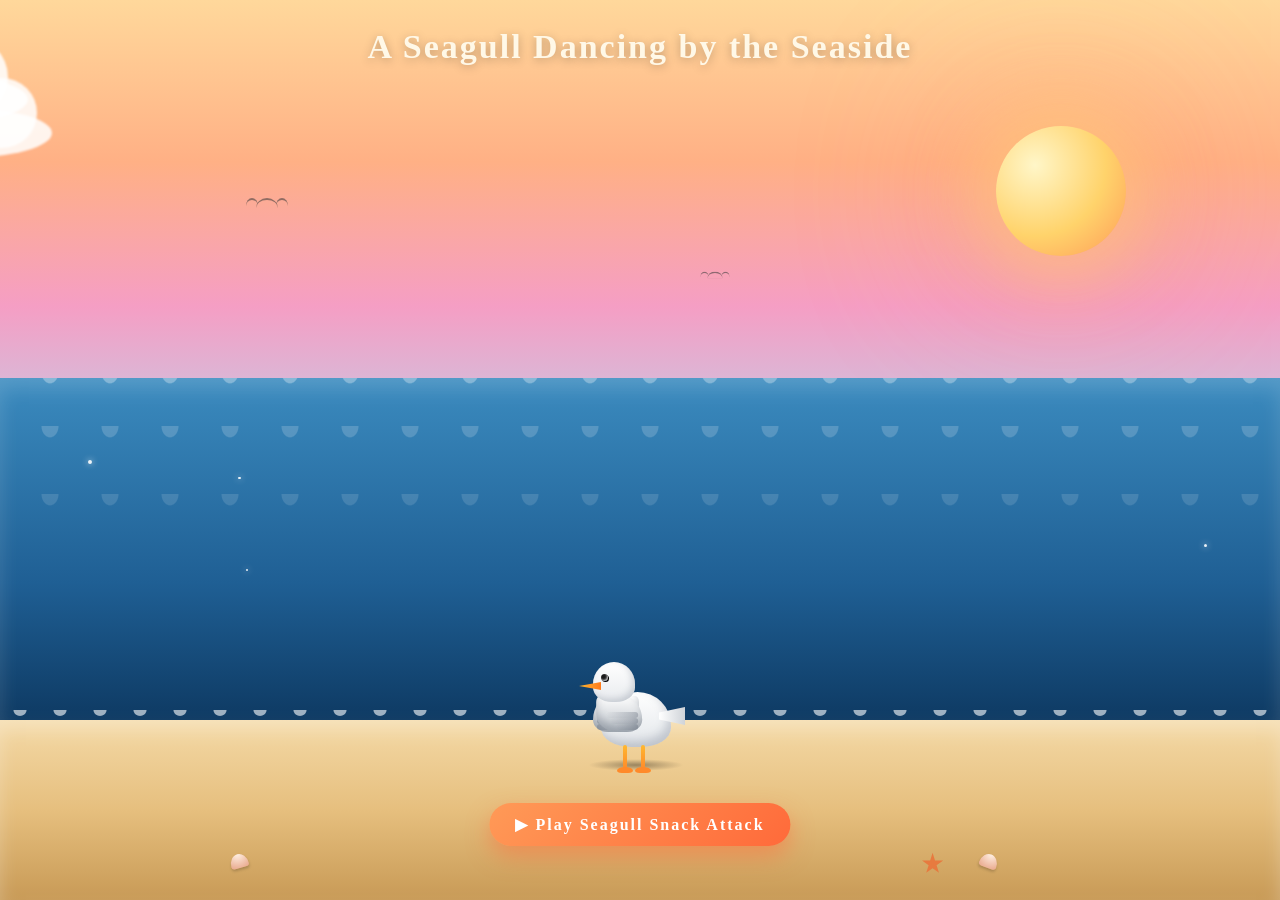
<file: index.html>
<!DOCTYPE html>
<html lang="en">
<head>
<meta charset="UTF-8">
<title>Seagull Dancing by the Seaside</title>
<link rel="stylesheet" href="styles.css">
</head>
<body>
  <div class="scene">
    <div class="sun"></div>

    <div class="cloud cloud-1"></div>
    <div class="cloud cloud-2"></div>
    <div class="cloud cloud-3"></div>

    <div class="bird far bird-1"></div>
    <div class="bird far bird-2"></div>

    <div class="sea">
      <div class="wave wave-1"></div>
      <div class="wave wave-2"></div>
      <div class="wave wave-3"></div>
    </div>

    <div class="sand">
      <div class="shell shell-1"></div>
      <div class="shell shell-2"></div>
      <div class="starfish"></div>
    </div>

    <div class="seagull">
      <div class="shadow"></div>
      <div class="body">
        <div class="tail"></div>
        <div class="wing wing-left">
          <div class="feather f1"></div>
          <div class="feather f2"></div>
          <div class="feather f3"></div>
        </div>
        <div class="wing wing-right">
          <div class="feather f1"></div>
          <div class="feather f2"></div>
          <div class="feather f3"></div>
        </div>
        <div class="head">
          <div class="eye"></div>
          <div class="beak"></div>
        </div>
        <div class="leg leg-left">
          <div class="foot"></div>
        </div>
        <div class="leg leg-right">
          <div class="foot"></div>
        </div>
      </div>
    </div>

    <h1 class="title">A Seagull Dancing by the Seaside</h1>

    <a class="play-link" href="game.html">▶ Play Seagull Snack Attack</a>
  </div>

  <script src="script.js"></script>
</body>
</html>
</file>
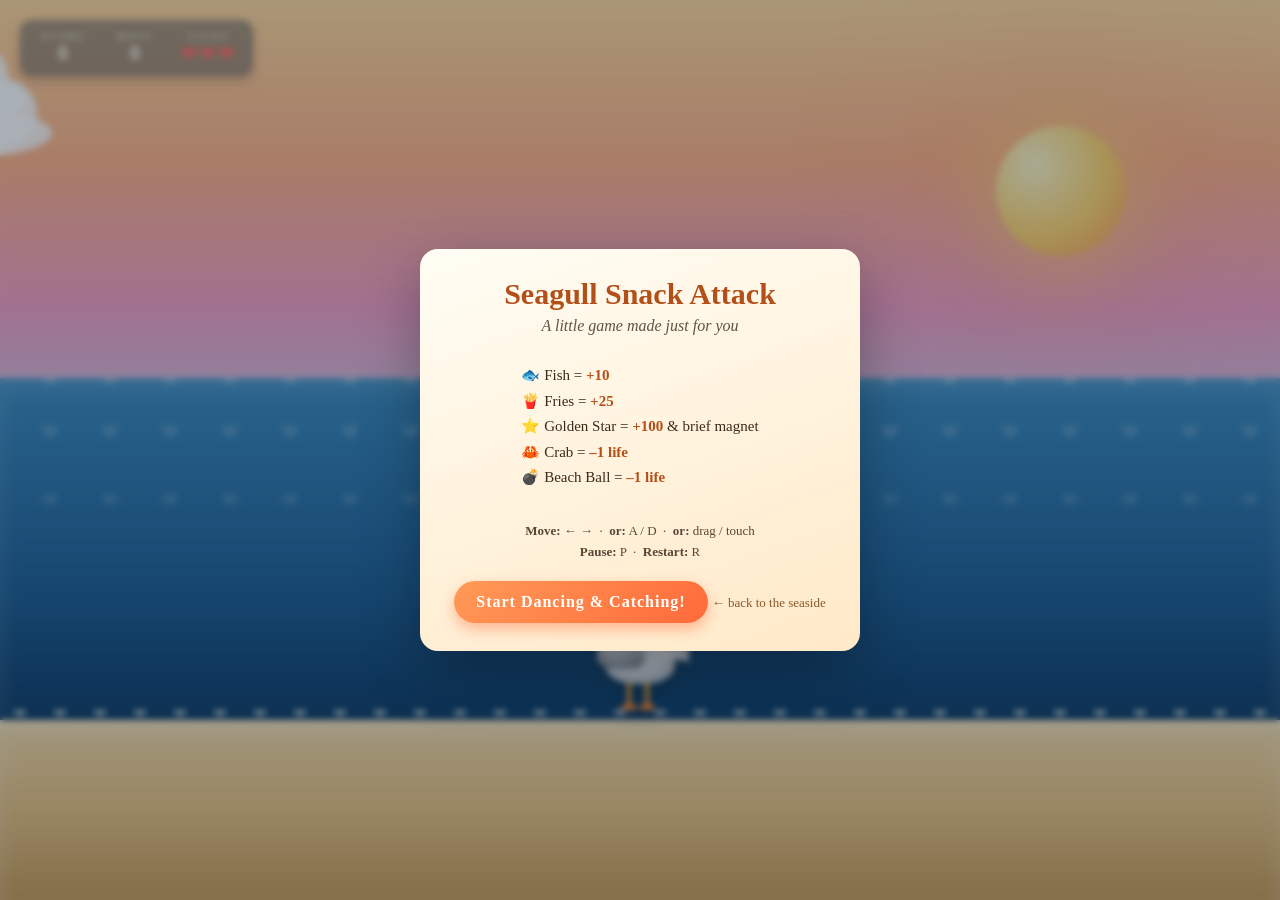
<file: game.html>
<!DOCTYPE html>
<html lang="en">
<head>
<meta charset="UTF-8">
<title>Seagull Snack Attack</title>
<link rel="stylesheet" href="styles.css">
<link rel="stylesheet" href="game.css">
</head>
<body>
  <div class="scene game-scene">
    <div class="sun"></div>
    <div class="cloud cloud-1"></div>
    <div class="cloud cloud-2"></div>
    <div class="cloud cloud-3"></div>

    <div class="sea">
      <div class="wave wave-1"></div>
      <div class="wave wave-2"></div>
      <div class="wave wave-3"></div>
    </div>
    <div class="sand"></div>

    <!-- HUD -->
    <div class="hud">
      <div class="hud-row">
        <span class="hud-label">Score</span>
        <span id="score">0</span>
      </div>
      <div class="hud-row">
        <span class="hud-label">Best</span>
        <span id="best">0</span>
      </div>
      <div class="hud-row">
        <span class="hud-label">Lives</span>
        <span id="lives">❤❤❤</span>
      </div>
    </div>

    <!-- Player seagull -->
    <div id="player" class="seagull player">
      <div class="body">
        <div class="tail"></div>
        <div class="wing wing-left"><div class="feather f1"></div><div class="feather f2"></div><div class="feather f3"></div></div>
        <div class="wing wing-right"><div class="feather f1"></div><div class="feather f2"></div><div class="feather f3"></div></div>
        <div class="head">
          <div class="eye"></div>
          <div class="beak"></div>
        </div>
        <div class="leg leg-left"><div class="foot"></div></div>
        <div class="leg leg-right"><div class="foot"></div></div>
      </div>
    </div>

    <!-- Falling items & effects land here -->
    <div id="playfield"></div>

    <!-- Overlays -->
    <div id="start-overlay" class="overlay">
      <div class="panel">
        <h1>Seagull Snack Attack</h1>
        <p class="subtitle">A little game made just for you</p>
        <ul class="rules">
          <li>🐟 Fish = <b>+10</b></li>
          <li>🍟 Fries = <b>+25</b></li>
          <li>⭐ Golden Star = <b>+100</b> & brief magnet</li>
          <li>🦀 Crab = <b>–1 life</b></li>
          <li>💣 Beach Ball = <b>–1 life</b></li>
        </ul>
        <p class="controls">
          <b>Move:</b> ← → &nbsp;·&nbsp; <b>or:</b> A / D &nbsp;·&nbsp; <b>or:</b> drag / touch<br>
          <b>Pause:</b> P &nbsp;·&nbsp; <b>Restart:</b> R
        </p>
        <button id="start-btn" class="btn">Start Dancing &amp; Catching!</button>
        <a class="back-link" href="index.html">← back to the seaside</a>
      </div>
    </div>

    <div id="pause-overlay" class="overlay hidden">
      <div class="panel small">
        <h2>Paused</h2>
        <button id="resume-btn" class="btn">Resume</button>
      </div>
    </div>

    <div id="over-overlay" class="overlay hidden">
      <div class="panel">
        <h2>Out of Lives!</h2>
        <p class="final">Final score: <span id="final-score">0</span></p>
        <p id="final-msg" class="subtitle"></p>
        <button id="again-btn" class="btn">Play Again</button>
        <a class="back-link" href="index.html">← back to the seaside</a>
      </div>
    </div>
  </div>

  <script src="game.js"></script>
</body>
</html>
</file>
<file: styles.css>
* { box-sizing: border-box; margin: 0; padding: 0; }

html, body {
  height: 100%;
  overflow: hidden;
  font-family: "Georgia", serif;
}

.scene {
  position: relative;
  width: 100vw;
  height: 100vh;
  background: linear-gradient(to bottom,
    #ffd89b 0%,
    #ffb085 18%,
    #f59ec4 34%,
    #b6d9f0 55%,
    #7fc6e8 70%);
  overflow: hidden;
}

.title {
  position: absolute;
  top: 28px;
  left: 0;
  right: 0;
  text-align: center;
  color: #fff8e7;
  font-size: clamp(18px, 3vw, 34px);
  letter-spacing: 2px;
  text-shadow: 0 2px 10px rgba(0,0,0,0.25);
  pointer-events: none;
  z-index: 10;
}

/* ---------- SUN ---------- */
.sun {
  position: absolute;
  top: 14%;
  right: 12%;
  width: 130px;
  height: 130px;
  border-radius: 50%;
  background: radial-gradient(circle at 30% 30%, #fff6c8, #ffd36b 55%, #ff9a57);
  box-shadow: 0 0 60px 25px rgba(255, 200, 120, 0.55),
              0 0 160px 50px rgba(255, 150, 100, 0.25);
  animation: sun-pulse 6s ease-in-out infinite;
}

@keyframes sun-pulse {
  0%, 100% { transform: scale(1); filter: brightness(1); }
  50%      { transform: scale(1.04); filter: brightness(1.08); }
}

/* ---------- CLOUDS ---------- */
.cloud {
  position: absolute;
  background: rgba(255,255,255,0.85);
  border-radius: 50%;
  filter: blur(1px);
}
.cloud::before,
.cloud::after {
  content: "";
  position: absolute;
  background: rgba(255,255,255,0.85);
  border-radius: 50%;
}
.cloud-1 { top: 12%; left: -10%; width: 180px; height: 50px; animation: drift 60s linear infinite; }
.cloud-1::before { width: 90px; height: 90px; top: -45px; left: 30px; }
.cloud-1::after  { width: 70px; height: 70px; top: -30px; left: 95px; }

.cloud-2 { top: 22%; left: -25%; width: 140px; height: 40px; animation: drift 85s linear infinite; animation-delay: -30s; }
.cloud-2::before { width: 70px; height: 70px; top: -36px; left: 20px; }
.cloud-2::after  { width: 55px; height: 55px; top: -25px; left: 70px; }

.cloud-3 { top: 8%;  left: -15%; width: 220px; height: 55px; animation: drift 110s linear infinite; animation-delay: -70s; }
.cloud-3::before { width: 100px; height: 100px; top: -50px; left: 40px; }
.cloud-3::after  { width: 80px;  height: 80px;  top: -35px; left: 120px; }

@keyframes drift {
  from { transform: translateX(0); }
  to   { transform: translateX(140vw); }
}

/* ---------- DISTANT BIRDS ---------- */
.bird.far {
  position: absolute;
  width: 22px;
  height: 10px;
  background: transparent;
  border-top: 2px solid #3a3a3a;
  border-radius: 50% 50% 0 0 / 100% 100% 0 0;
  opacity: 0.55;
}
.bird.far::before,
.bird.far::after {
  content: "";
  position: absolute;
  top: -2px;
  width: 12px;
  height: 6px;
  border-top: 2px solid #3a3a3a;
  border-radius: 50% 50% 0 0 / 100% 100% 0 0;
}
.bird.far::before { left: -10px; }
.bird.far::after  { right: -10px; }
.bird-1 { top: 22%; left: 20%; animation: fly-across 35s linear infinite, flap 0.6s ease-in-out infinite; }
.bird-2 { top: 30%; left: 55%; transform: scale(0.7); animation: fly-across 48s linear infinite -18s, flap 0.8s ease-in-out infinite; }

@keyframes fly-across {
  0%   { transform: translateX(0) scale(1); }
  100% { transform: translateX(120vw) scale(1); }
}
@keyframes flap {
  0%, 100% { border-top-width: 2px; }
  50%      { border-top-width: 4px; }
}

/* ---------- SEA ---------- */
.sea {
  position: absolute;
  bottom: 20%;
  left: 0; right: 0;
  height: 38%;
  background: linear-gradient(to bottom,
    #3b8bbf 0%,
    #1f5f94 60%,
    #0e3a63 100%);
  overflow: hidden;
  box-shadow: inset 0 10px 20px rgba(255,255,255,0.15);
}
.wave {
  position: absolute;
  left: -50%;
  right: -50%;
  height: 40px;
  background: radial-gradient(ellipse at top, rgba(255,255,255,0.5) 0 8px, transparent 9px);
  background-size: 60px 40px;
  opacity: 0.6;
}
.wave-1 { top: -6px;  animation: wave-move 5s linear infinite; }
.wave-2 { top: 14%;   animation: wave-move 7s linear infinite reverse; opacity: 0.35; }
.wave-3 { top: 34%;   animation: wave-move 9s linear infinite; opacity: 0.25; }

@keyframes wave-move {
  from { transform: translateX(0); }
  to   { transform: translateX(60px); }
}

/* ---------- SAND ---------- */
.sand {
  position: absolute;
  bottom: 0; left: 0; right: 0;
  height: 20%;
  background: linear-gradient(to bottom,
    #f4d9a6 0%,
    #e6bf7e 50%,
    #c89a56 100%);
  box-shadow: inset 0 10px 18px rgba(255,255,255,0.25);
}
.sand::before {
  content: "";
  position: absolute;
  top: -10px; left: 0; right: 0; height: 18px;
  background: radial-gradient(ellipse at top, rgba(255,255,255,0.6) 0 6px, transparent 7px);
  background-size: 40px 18px;
}

.shell, .starfish {
  position: absolute;
  bottom: 18%;
}
.shell {
  width: 18px;
  height: 14px;
  background: radial-gradient(circle at 50% 0, #fff0e3, #e8a68a);
  border-radius: 50% 50% 20% 20% / 80% 80% 20% 20%;
  box-shadow: 0 2px 3px rgba(0,0,0,0.2);
}
.shell-1 { left: 18%; transform: rotate(-15deg); }
.shell-2 { right: 22%; transform: rotate(20deg); }

.starfish {
  left: 72%;
  bottom: 14%;
  width: 22px;
  height: 22px;
  background: #e77a3f;
  clip-path: polygon(50% 0, 61% 35%, 98% 35%, 68% 57%, 79% 91%, 50% 70%, 21% 91%, 32% 57%, 2% 35%, 39% 35%);
  filter: drop-shadow(0 2px 2px rgba(0,0,0,0.25));
}

/* ===========================================================
   SEAGULL – the star of the show
   =========================================================== */
.seagull {
  position: absolute;
  bottom: 15%;
  left: 45%;
  width: 120px;
  height: 140px;
  transform-origin: 50% 100%;
  animation: dance-across 18s ease-in-out infinite;
  z-index: 5;
}

.shadow {
  position: absolute;
  bottom: -6px;
  left: 10%;
  width: 80%;
  height: 12px;
  background: radial-gradient(ellipse at center, rgba(0,0,0,0.35), transparent 70%);
  animation: shadow-pulse 0.7s ease-in-out infinite;
}

.body {
  position: absolute;
  bottom: 18px;
  left: 50%;
  width: 70px;
  height: 55px;
  margin-left: -35px;
  background: linear-gradient(to bottom, #ffffff, #e2e6ea);
  border-radius: 60% 55% 50% 50% / 70% 70% 40% 40%;
  box-shadow: inset -4px -6px 10px rgba(120, 130, 145, 0.35);
  transform-origin: 50% 100%;
  animation: body-bounce 0.7s ease-in-out infinite;
}

/* ---- Tail ---- */
.tail {
  position: absolute;
  right: -14px;
  top: 15px;
  width: 26px;
  height: 18px;
  background: linear-gradient(to right, #ffffff, #cfd3d8);
  clip-path: polygon(0 30%, 100% 0, 100% 100%, 0 70%);
  transform-origin: 0 50%;
  animation: tail-wag 0.7s ease-in-out infinite;
}

/* ---- Head ---- */
.head {
  position: absolute;
  top: -30px;
  left: -8px;
  width: 42px;
  height: 40px;
  background: linear-gradient(to bottom, #ffffff, #e8ebee);
  border-radius: 55% 55% 50% 50% / 60% 60% 40% 40%;
  box-shadow: inset -3px -3px 6px rgba(120, 130, 145, 0.3);
  transform-origin: 80% 100%;
  animation: head-bob 0.7s ease-in-out infinite;
}
.eye {
  position: absolute;
  top: 12px;
  left: 8px;
  width: 7px;
  height: 7px;
  background: #1a1a1a;
  border-radius: 50%;
  box-shadow: 1px 1px 0 #000, -1px -1px 2px rgba(255,255,255,0.8) inset;
  animation: blink 4s ease-in-out infinite;
}
.beak {
  position: absolute;
  top: 20px;
  left: -14px;
  width: 22px;
  height: 8px;
  background: linear-gradient(to right, #ffb830, #ff7a1a);
  clip-path: polygon(0 50%, 100% 0, 100% 100%);
  transform-origin: 100% 50%;
  animation: beak-sing 0.35s ease-in-out infinite;
}

/* ---- Wings ---- */
.wing {
  position: absolute;
  top: 4px;
  width: 46px;
  height: 36px;
  background: linear-gradient(to bottom, #ffffff, #bac0c7);
  border-radius: 50% 10% 60% 40% / 80% 20% 60% 40%;
  transform-origin: 90% 30%;
  box-shadow: inset 0 -6px 8px rgba(90, 100, 115, 0.35);
}
.wing-left {
  left: -8px;
  animation: wing-left-dance 0.7s ease-in-out infinite;
}
.wing-right {
  right: -8px;
  transform: scaleX(-1);
  transform-origin: 10% 30%;
  animation: wing-right-dance 0.7s ease-in-out infinite;
}
.feather {
  position: absolute;
  left: 4px;
  width: 32px;
  height: 6px;
  background: linear-gradient(to right, rgba(90,100,115,0.35), transparent);
  border-radius: 4px;
}
.feather.f1 { top: 16px; }
.feather.f2 { top: 22px; width: 28px; }
.feather.f3 { top: 28px; width: 22px; }

/* ---- Legs ---- */
.leg {
  position: absolute;
  bottom: -22px;
  width: 4px;
  height: 24px;
  background: linear-gradient(to bottom, #ffb830, #ff8a2a);
  border-radius: 2px;
  transform-origin: 50% 0;
}
.leg-left  { left: 22px; animation: leg-left-kick  0.7s ease-in-out infinite; }
.leg-right { left: 40px; animation: leg-right-kick 0.7s ease-in-out infinite; }
.foot {
  position: absolute;
  bottom: -4px;
  left: -6px;
  width: 16px;
  height: 6px;
  background: #ff8a2a;
  border-radius: 50% 50% 30% 30% / 60% 60% 40% 40%;
}

/* ===========================================================
   DANCE ANIMATIONS
   =========================================================== */

/* Sashay across the beach while bobbing */
@keyframes dance-across {
  0%   { left: 10%;  transform: translateY(0) rotate(-3deg) scaleX(1); }
  15%  { left: 22%;  transform: translateY(-4px) rotate(3deg)  scaleX(1); }
  30%  { left: 38%;  transform: translateY(0)    rotate(-4deg) scaleX(1); }
  45%  { left: 50%;  transform: translateY(-6px) rotate(2deg)  scaleX(1); }
  50%  { left: 55%;  transform: translateY(0)    rotate(0deg)  scaleX(-1); }
  65%  { left: 45%;  transform: translateY(-4px) rotate(-3deg) scaleX(-1); }
  80%  { left: 28%;  transform: translateY(0)    rotate(4deg)  scaleX(-1); }
  95%  { left: 14%;  transform: translateY(-5px) rotate(-2deg) scaleX(-1); }
  100% { left: 10%;  transform: translateY(0)    rotate(-3deg) scaleX(1); }
}

@keyframes body-bounce {
  0%, 100% { transform: translateY(0) rotate(0deg); }
  25%      { transform: translateY(-8px) rotate(-4deg); }
  50%      { transform: translateY(-2px) rotate(0deg); }
  75%      { transform: translateY(-10px) rotate(4deg); }
}

@keyframes head-bob {
  0%, 100% { transform: translateY(0)   rotate(-3deg); }
  50%      { transform: translateY(-3px) rotate(5deg); }
}

@keyframes tail-wag {
  0%, 100% { transform: rotate(-10deg); }
  50%      { transform: rotate(15deg); }
}

@keyframes beak-sing {
  0%, 100% { transform: rotate(0deg)   scaleY(1); }
  50%      { transform: rotate(-8deg)  scaleY(1.25); }
}

@keyframes wing-left-dance {
  0%, 100% { transform: rotate(-20deg); }
  25%      { transform: rotate(-60deg); }
  50%      { transform: rotate(10deg);  }
  75%      { transform: rotate(-45deg); }
}
@keyframes wing-right-dance {
  0%, 100% { transform: scaleX(-1) rotate(-20deg); }
  25%      { transform: scaleX(-1) rotate(10deg);  }
  50%      { transform: scaleX(-1) rotate(-60deg); }
  75%      { transform: scaleX(-1) rotate(-25deg); }
}

@keyframes leg-left-kick {
  0%, 100% { transform: rotate(0deg);  height: 24px; }
  25%      { transform: rotate(25deg); height: 20px; }
  50%      { transform: rotate(-10deg); height: 24px; }
  75%      { transform: rotate(15deg); height: 22px; }
}
@keyframes leg-right-kick {
  0%, 100% { transform: rotate(0deg);  height: 24px; }
  25%      { transform: rotate(-15deg); height: 22px; }
  50%      { transform: rotate(20deg); height: 20px; }
  75%      { transform: rotate(-8deg); height: 24px; }
}

@keyframes shadow-pulse {
  0%, 100% { transform: scaleX(1); opacity: 0.45; }
  50%      { transform: scaleX(0.7); opacity: 0.25; }
}

@keyframes blink {
  0%, 92%, 100% { transform: scaleY(1); }
  95%           { transform: scaleY(0.1); }
}

/* ---------- Play link ---------- */
.play-link {
  position: absolute;
  bottom: 6%;
  left: 50%;
  transform: translateX(-50%);
  padding: 12px 26px;
  border-radius: 999px;
  background: linear-gradient(135deg, #ff9a57, #ff6a3a);
  color: #fff;
  font-family: "Georgia", serif;
  font-weight: 700;
  letter-spacing: 2px;
  text-decoration: none;
  box-shadow: 0 10px 22px rgba(255, 110, 60, 0.5);
  z-index: 20;
  transition: transform 0.18s ease, box-shadow 0.18s ease;
}
.play-link:hover {
  transform: translateX(-50%) translateY(-3px);
  box-shadow: 0 14px 28px rgba(255, 110, 60, 0.6);
}

/* ---------- Responsive tweaks ---------- */
@media (max-width: 600px) {
  .sun { width: 90px; height: 90px; }
  .seagull { transform: scale(0.75); }
}
</file>
<file: game.css>
/* Game-specific styles, layered on top of styles.css */

.game-scene { cursor: none; }
.game-scene.paused, .game-scene.over { cursor: default; }

/* Player seagull (smaller, pinned to a controlled x) */
#player.player {
  position: absolute;
  bottom: 22%;
  left: 50%;
  width: 90px;
  height: 100px;
  transform: translateX(-50%);
  animation: none;         /* override auto-dance */
  z-index: 6;
  transition: transform 0.12s ease-out;
  filter: drop-shadow(0 6px 8px rgba(0,0,0,0.25));
}
#player .body   { animation: player-bounce 0.5s ease-in-out infinite; }
#player .wing-left  { animation: player-wing-l 0.35s ease-in-out infinite; }
#player .wing-right { animation: player-wing-r 0.35s ease-in-out infinite; }
#player .head   { animation: head-bob 0.6s ease-in-out infinite; }
#player .tail   { animation: tail-wag 0.6s ease-in-out infinite; }
#player .beak   { animation: beak-sing 0.45s ease-in-out infinite; }

#player.hit .body { animation: player-hit 0.45s ease-in-out; }
#player.magnet::after {
  content: "";
  position: absolute;
  inset: -20px;
  border-radius: 50%;
  border: 3px dashed gold;
  opacity: 0.8;
  animation: spin 1.5s linear infinite;
  pointer-events: none;
}

@keyframes spin { to { transform: rotate(360deg); } }

@keyframes player-bounce {
  0%, 100% { transform: translateY(0) rotate(0deg); }
  50%      { transform: translateY(-4px) rotate(-2deg); }
}
@keyframes player-wing-l {
  0%, 100% { transform: rotate(-10deg); }
  50%      { transform: rotate(-55deg); }
}
@keyframes player-wing-r {
  0%, 100% { transform: scaleX(-1) rotate(-10deg); }
  50%      { transform: scaleX(-1) rotate(-55deg); }
}
@keyframes player-hit {
  0%, 100% { filter: none; }
  25%      { filter: hue-rotate(-40deg) brightness(1.4); transform: translateX(-6px); }
  50%      { filter: hue-rotate(40deg)  brightness(0.7); transform: translateX(6px); }
  75%      { filter: hue-rotate(-20deg) brightness(1.2); transform: translateX(-3px); }
}

/* Falling items */
#playfield {
  position: absolute;
  inset: 0;
  pointer-events: none;
}
.item {
  position: absolute;
  font-size: 38px;
  line-height: 1;
  user-select: none;
  filter: drop-shadow(0 3px 4px rgba(0,0,0,0.35));
  will-change: transform, top, left;
}
.item.star { font-size: 42px; animation: starSpin 1s linear infinite; }
@keyframes starSpin { to { transform: rotate(360deg); } }

.popup {
  position: absolute;
  font-weight: 700;
  font-family: "Georgia", serif;
  color: #fff8e7;
  text-shadow: 0 2px 6px rgba(0,0,0,0.5);
  font-size: 22px;
  pointer-events: none;
  animation: popup-rise 0.9s ease-out forwards;
}
.popup.bad { color: #ffb4b4; }
.popup.big { font-size: 30px; color: #ffe066; }
@keyframes popup-rise {
  0%   { opacity: 0; transform: translateY(0) scale(0.6); }
  15%  { opacity: 1; transform: translateY(-6px) scale(1.1); }
  100% { opacity: 0; transform: translateY(-48px) scale(0.9); }
}

/* HUD */
.hud {
  position: absolute;
  top: 20px;
  left: 20px;
  display: flex;
  gap: 18px;
  background: rgba(0, 30, 60, 0.35);
  backdrop-filter: blur(4px);
  padding: 10px 16px;
  border-radius: 12px;
  color: #fff8e7;
  font-family: "Georgia", serif;
  z-index: 20;
  box-shadow: 0 4px 12px rgba(0,0,0,0.2);
}
.hud-row { display: flex; flex-direction: column; align-items: center; min-width: 54px; }
.hud-label { font-size: 11px; letter-spacing: 2px; text-transform: uppercase; opacity: 0.85; }
.hud-row span:last-child { font-size: 20px; font-weight: 700; }
#lives { letter-spacing: 2px; color: #ff7066; }

/* Overlays */
.overlay {
  position: absolute;
  inset: 0;
  z-index: 30;
  display: flex;
  align-items: center;
  justify-content: center;
  background: rgba(10, 30, 50, 0.35);
  backdrop-filter: blur(3px);
  animation: fade-in 0.3s ease-out;
}
.overlay.hidden { display: none; }
@keyframes fade-in { from { opacity: 0; } to { opacity: 1; } }

.panel {
  background: linear-gradient(160deg, #fffdf4, #ffe9c8);
  border-radius: 18px;
  padding: 28px 34px;
  max-width: 460px;
  text-align: center;
  box-shadow: 0 20px 60px rgba(0,0,0,0.3);
  color: #3b2a1a;
  font-family: "Georgia", serif;
}
.panel.small { max-width: 260px; }
.panel h1 { font-size: 30px; margin-bottom: 6px; color: #b3501a; }
.panel h2 { font-size: 26px; margin-bottom: 10px; color: #b3501a; }
.subtitle { font-style: italic; opacity: 0.8; margin-bottom: 14px; }
.rules {
  list-style: none;
  text-align: left;
  margin: 14px auto 18px;
  display: inline-block;
  line-height: 1.7;
  font-size: 15px;
}
.rules b { color: #b3501a; }
.controls { font-size: 13px; margin: 12px 0 18px; line-height: 1.6; opacity: 0.85; }
.final { font-size: 20px; margin: 10px 0 6px; }
.final span { font-weight: 700; color: #b3501a; }

.btn {
  font-family: inherit;
  font-size: 16px;
  padding: 12px 22px;
  border: none;
  border-radius: 999px;
  background: linear-gradient(135deg, #ff9a57, #ff6a3a);
  color: white;
  font-weight: 700;
  letter-spacing: 1px;
  cursor: pointer;
  box-shadow: 0 6px 14px rgba(255, 110, 60, 0.45);
  transition: transform 0.15s ease, box-shadow 0.15s ease;
}
.btn:hover  { transform: translateY(-2px); box-shadow: 0 10px 18px rgba(255, 110, 60, 0.55); }
.btn:active { transform: translateY(0); }

.back-link {
  display: inline-block;
  margin-top: 14px;
  color: #8a5a2a;
  text-decoration: none;
  font-size: 13px;
}
.back-link:hover { text-decoration: underline; }

@media (max-width: 600px) {
  .panel { padding: 22px 20px; }
  .panel h1 { font-size: 24px; }
  #player.player { transform: translateX(-50%) scale(0.85); }
}
</file>
